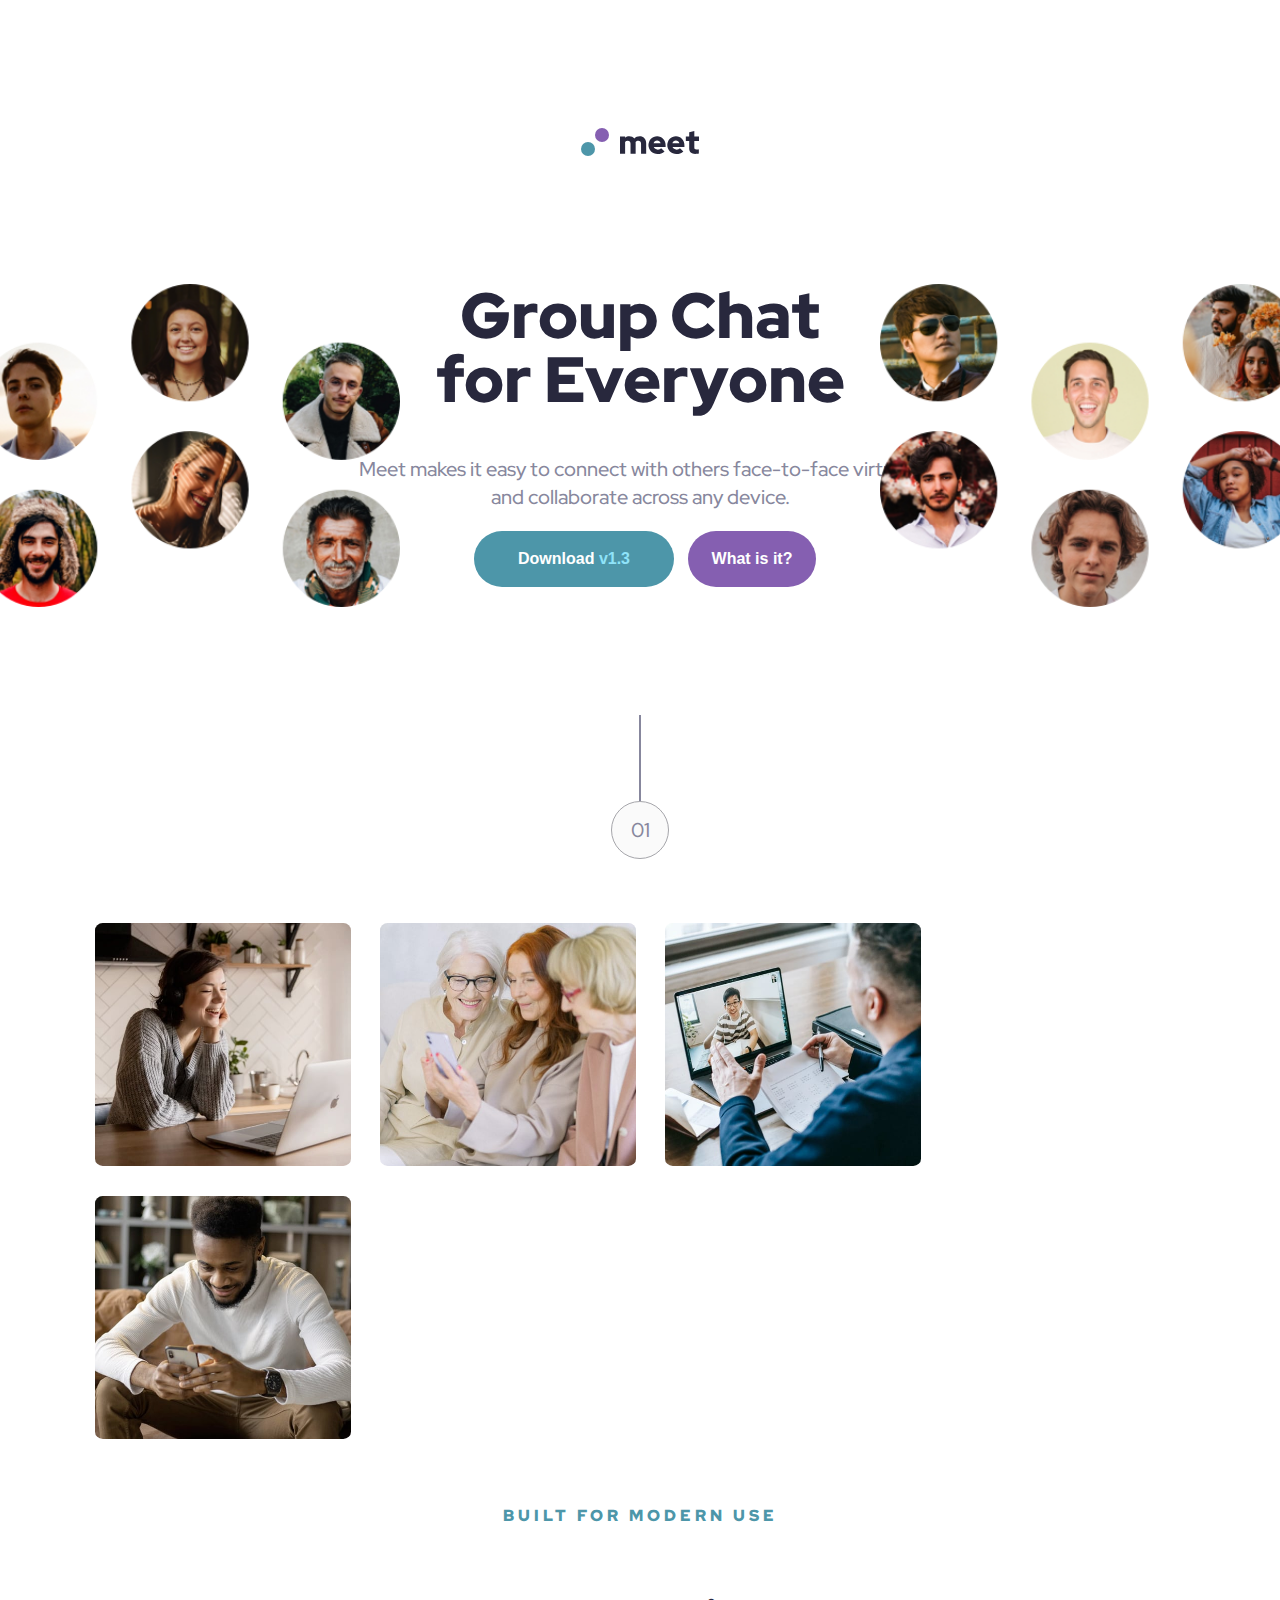
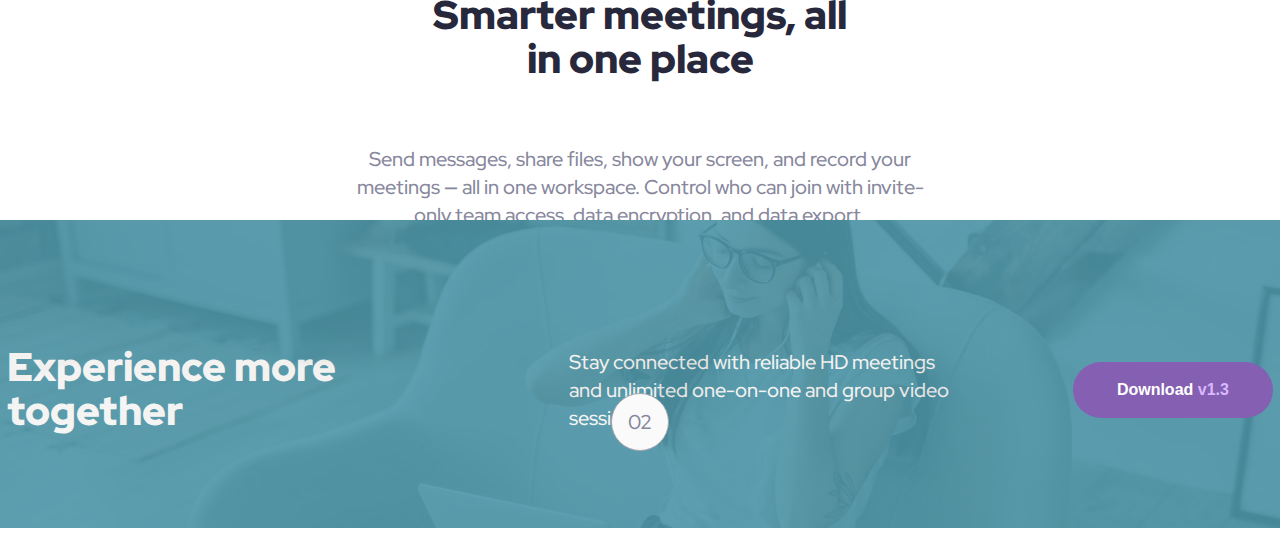
<file: index.html>
<!DOCTYPE html>
<html lang="en">
<head>
  <meta charset="UTF-8">
  <meta name="viewport" content="width=device-width, initial-scale=1.0">

  <link rel="icon" type="image/png" sizes="32x32" href="./assets/favicon-32x32.png">
  
<!-- google fonts -->
<link rel="preconnect" href="https://fonts.googleapis.com">
<link rel="preconnect" href="https://fonts.gstatic.com" crossorigin>
<link href="https://fonts.googleapis.com/css2?family=Red+Hat+Display:wght@500;900&display=swap" rel="stylesheet">

<!-- inline styling -->
<link rel="stylesheet" href="styles2.css">

  <title>Frontend Mentor | Meet landing page</title>
</head>
<body>
  <header>
    <div class="logo">
    <img src="./assets/logo.svg" alt="" >
  </div>

    <img src="./assets/desktop/image-hero-left.png" alt="" class="img left">

    <img src="./assets/desktop/image-hero-right.png" alt="" class="img right">
<div class="grid">
    <h1>Group Chat for Everyone</h1>

  <p>
    Meet makes it easy to connect with others face-to-face virtually and collaborate across any device.
  </p>
</div>
  <div class="🏺">
<button class="blue">Download 
  <span style="color: #8FE3F9;">v1.3</span>
</button>
<button class="btn-small purple">What is it?</button>
</div>
</header> 
 
<main>
  <div>
    <div class="line"></div>
  </div>
  <div class="round">
<p>
  01
</p>
</div>
<div class="main-grid">
<img src="./assets/desktop/image-woman-in-videocall.jpg" alt="">
<img src="./assets/desktop/image-women-videochatting.jpg" alt="" class="img-right">
<img src="./assets/desktop/image-men-in-meeting.jpg" alt="" >
<img src="./assets/desktop/image-man-texting.jpg" alt="" class="img-right">
</div>
<div class="grid">
<p class="slogan">
Built for modern use
</p>
<h2>
  Smarter meetings, all in one place
</h2>
  
<p>
  Send messages, share files, show your screen, and record your meetings — all in one 
  workspace. Control who can join with invite-only team access, data encryption, and data export.
</p>
</div>
</main>
<footer>
  <div class="ball-point">
    <div class="line"></div>
  </div>
  <div class="round">
<p>
  02
</p>
</div>
<div class="card">
  <img src="./assets/mobile/image-footer.jpg" alt="" class="mobile-footer">
  <img src="./assets/tablet/image-footer.jpg" alt="" class="tablet-footer">
  <img src="./assets/desktop/image-footer.jpg" alt="" class="desktop-footer">
  <h2>Experience more together</h2>
 
  <p>
  Stay connected with reliable HD meetings and unlimited one-on-one and group video sessions.
</p>

<button class="purple">Download 
  <span style="color: #D9B8FF;">v1.3</span>
  </button>

</div>
</footer>  
</body>
</html>
</file>
<file: styles2.css>
body{
    font-family: 'Red Hat Display', sans-serif;
    margin: 0;
    text-align: center;
    font-size: 18px;
    line-height: 28px;
    font-weight: 500;
    color: #28283D;
}
/* TEXT */
h1{
    margin-top: 255px;
    font-size: clamp(2.5rem,6vw,4rem);
    line-height: clamp(2.75rem,6vw,4rem);
    font-weight: 900;
    width: clamp(18rem,42vw,27rem);
}
h2{
    font-size: 40px;
    line-height: 44px;
    font-weight: 900;
    width: clamp(312px,55vw,455px);
    margin: 5% auto;
}
p{
    color: #87879D;
    width: clamp(21.5rem,56vw,36rem);
    margin: 0 auto;
}
.slogan{
    text-transform: uppercase;
    font-size: 16px;
    font-weight: 900;
    line-height: 26px;
    color: #4D96A9;
    letter-spacing: 4px;
}
footer p{
    width: clamp(327px,74vw,388px);
    margin: 10% 8% !important;
    color: #FAFAFA !important;
}
footer h2{
    color: #FAFAFA !important;
}
/* IMAGES */
.logo{
    display: flex;
    justify-content: center;
    margin: 10% auto;
}
.grid{
    display: grid;
    grid-template-columns: 1fr;
    justify-items: center;
    
}
header .img{
    width: 420px;
    display: inline-block;
    position: absolute;    
}
.left{
    left:clamp(-20px,-3.7vw,-40px);
}
.right{
    right: clamp(-20px,-3.7vw,-40px);
}
.main-grid img{
    width:clamp(150px,20vw,260px) !important;
    border-radius: 3%;
    align-self: center;
    justify-self: end;
}
.mobile-footer{
    position: absolute;
    width: 390px;
    top: 0px;
    left: 0px;
    z-index: 1;
    opacity: 0.1;
}
/* BUTTONS */
button{
    display: block;
    font-size: 16px;
    line-height: 26px;
    font-weight: 600;
    margin: 5% auto 0;
    width: 200px;
    padding: 3%;
    border-style: none;
    border-radius: 90px;
    background-color: #4D96A9; 
    color: #fff;

}
.btn-small{
    width:150px;
    margin-left: 33%;
    margin-bottom: 20%;
    background-color: #855FB1;
}
.blue:hover{
    background-color: #71C0D4;
}
.purple:hover{
    background-color: #B18BDD;
}
footer button{   
    background-color: #855FB1;
    position: relative;
    z-index: 2;
}
/* SIGN */
.ball-point{
    margin-top:78px;
}
.line{
    width: 0px;
    border: solid 0.5px;
    border-color: #87879D;
    height: 84px;
    margin: 0 auto;
}
.round{
    margin: 0 auto;
    display: flex;
    justify-content: center ;
    position: relative;
    border: 1px solid;
    width: 56px;
    height: 56px;
    border-radius: 50%;
    border-color: #a5a5aa;
    z-index: 1;
    background-color: #fafafa;
}
.round p{
    margin: 0;
    width: 100%;
    align-self: center;
    color: #87879d !important;

}
/* MAIN */
.main-grid{
    margin: 64px auto;
    display: grid;
    gap: clamp(25px,2.5vw,30px);
    width: clamp(327px,85vw,1110px);  
    grid-template-columns: repeat(auto-fit, clamp(150px,20vw,255px));  
}
/* FOOTER */
.card{
    width: 100%;
    background-color: #4D96A9;
    padding-top: 15%;
    padding-bottom: 22%;
    position: absolute;
    z-index: 0;
    top: 1820px;
}

/* MEDIA */

@media screen and (max-width:400px) {
    h2{
        font-size: 32px;
        line-height: 36px;
    }
    header .img{
        width: 200px;
    }
    .tablet-footer{
        display: none;
    }
    .desktop-footer{
        display: none;
    }
    .main-grid{
        grid-template-rows: 1fr 1fr;
    }
}
@media screen and (min-width:500px) and (max-width:850px) {
    /* HEADER */
    .🏺{
        width: 60%;
        margin-left: auto;
        margin-right: auto;
    }
    button{
        margin-left: 0px;
        display: inline-block;
    }
    .btn-small{
        margin-left: 3%;
    }
    /* MAIN */
    .main-grid{
        width: 689px !important;
        gap:11px !important;

    }
    main .grid{
        margin-top: 10%;
    }
    main p{
        width: 80%;
    }
    /* FOOTER */
    .mobile-footer{
        display: none;
    }
    .desktop-footer{
        display: none;
    }   
    .tablet-footer{
        position: absolute;
        top: 0px;
        left: 0px;
        z-index: 1;
        opacity: 0.1;
    }
    .card{
        padding: 3% 0 7%;
        right: 0px;
        left: 0px;
        top: 1880px;
    }

    footer p{
        width: 75% !important;
        margin: 5% auto !important;
    }
    .grid{
        margin-top: 30%;
    }
    .card button{
        margin-top: 15px;
    }
    }

/* DESKTOP */
@media screen and (min-width:900px) {
    h1{
        margin-top: 0px;
    }
    button{
        display: inline;
        padding: 0;
        margin-left: 10px !important;
        padding-top: 15px;
        padding-bottom: 15px;
        margin-top: 20px;
    }
    .btn-small{
        width: 10% !important;
        margin-bottom: 10%;
    }
    .desktop-footer{
        position: absolute;
        top: 0px;
        left: 0px;
        z-index: 1;
        opacity: 0.1;
    }
    p{
        font-size: 20px;
    }

    .tablet-footer{
        display: none;
    }
    .mobile-footer{
        display: none;
    }
    .card{
        padding: 0;
        height: 308px;
    }
    .card h2,.card p{
        text-align: left;
        display: inline-block;
    }

    .card button{
        top: -30px;
        margin-top: 0px;
    }

}
</file>
